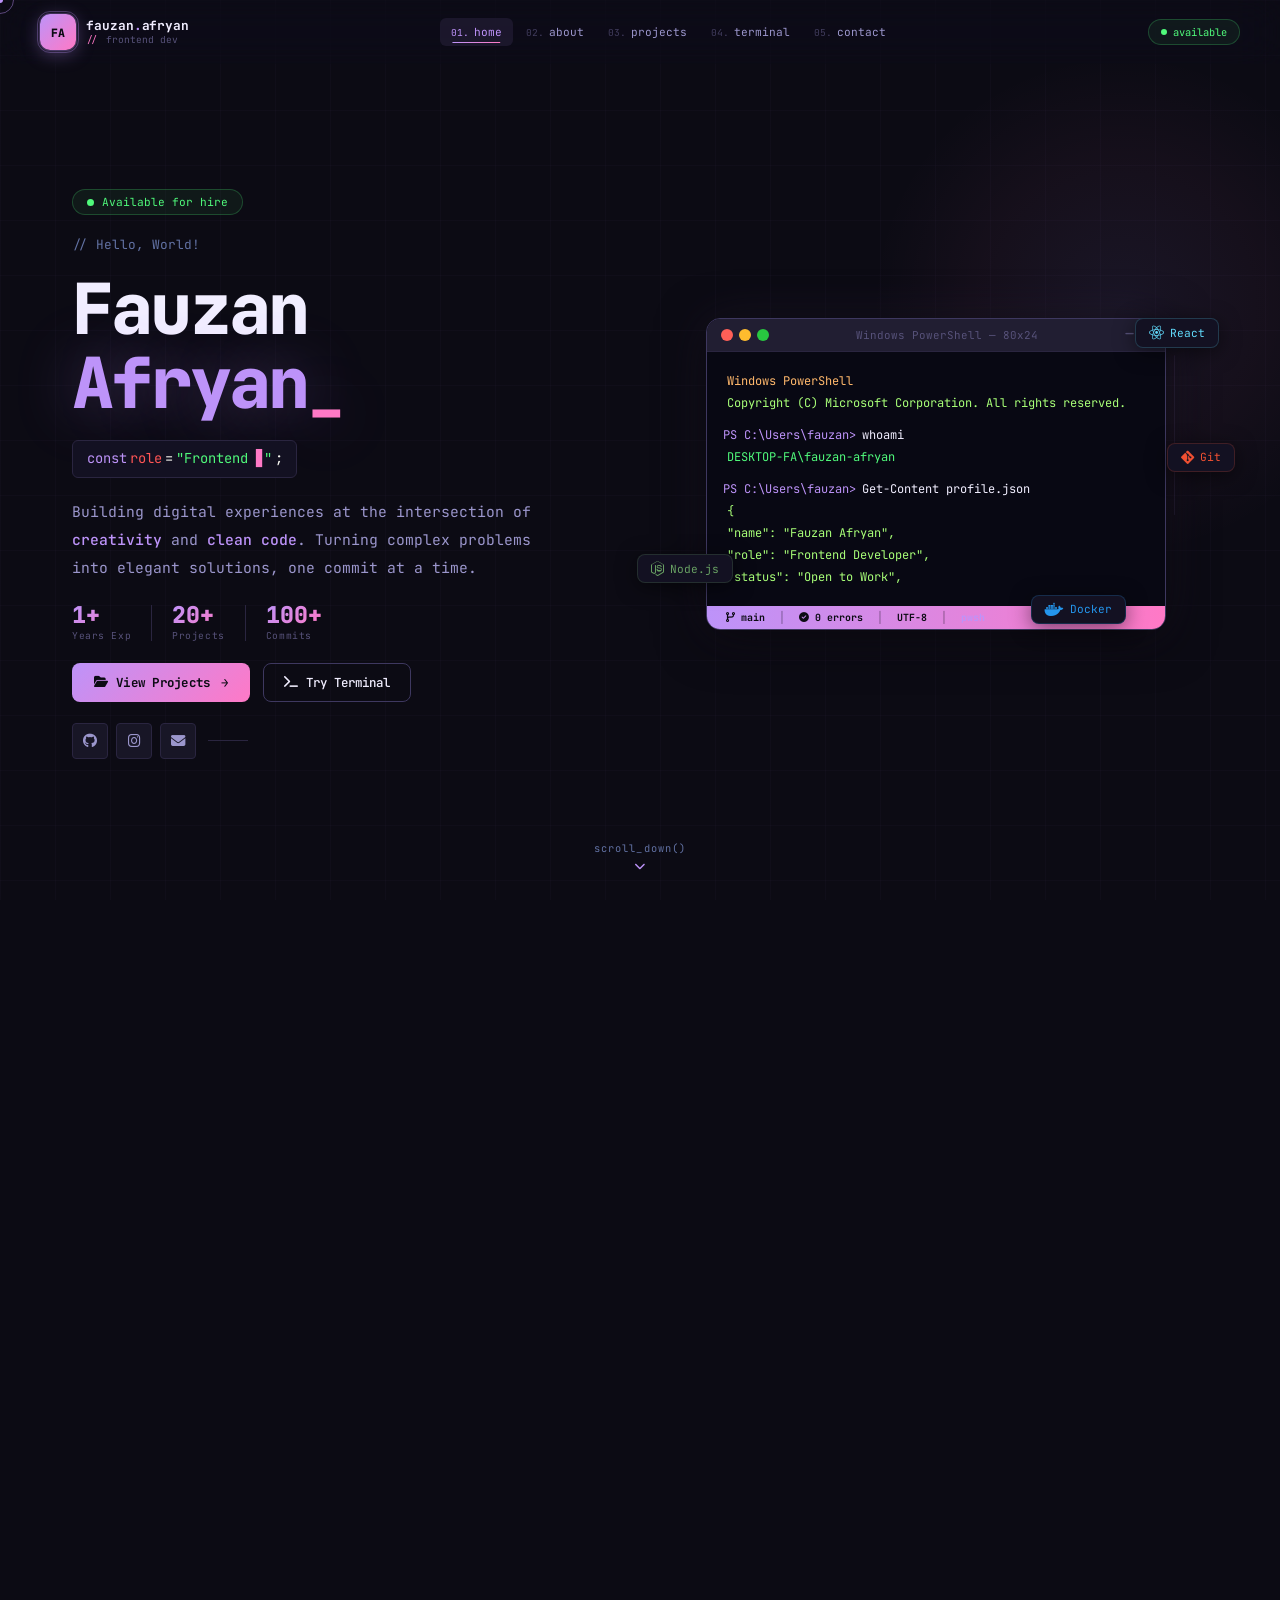
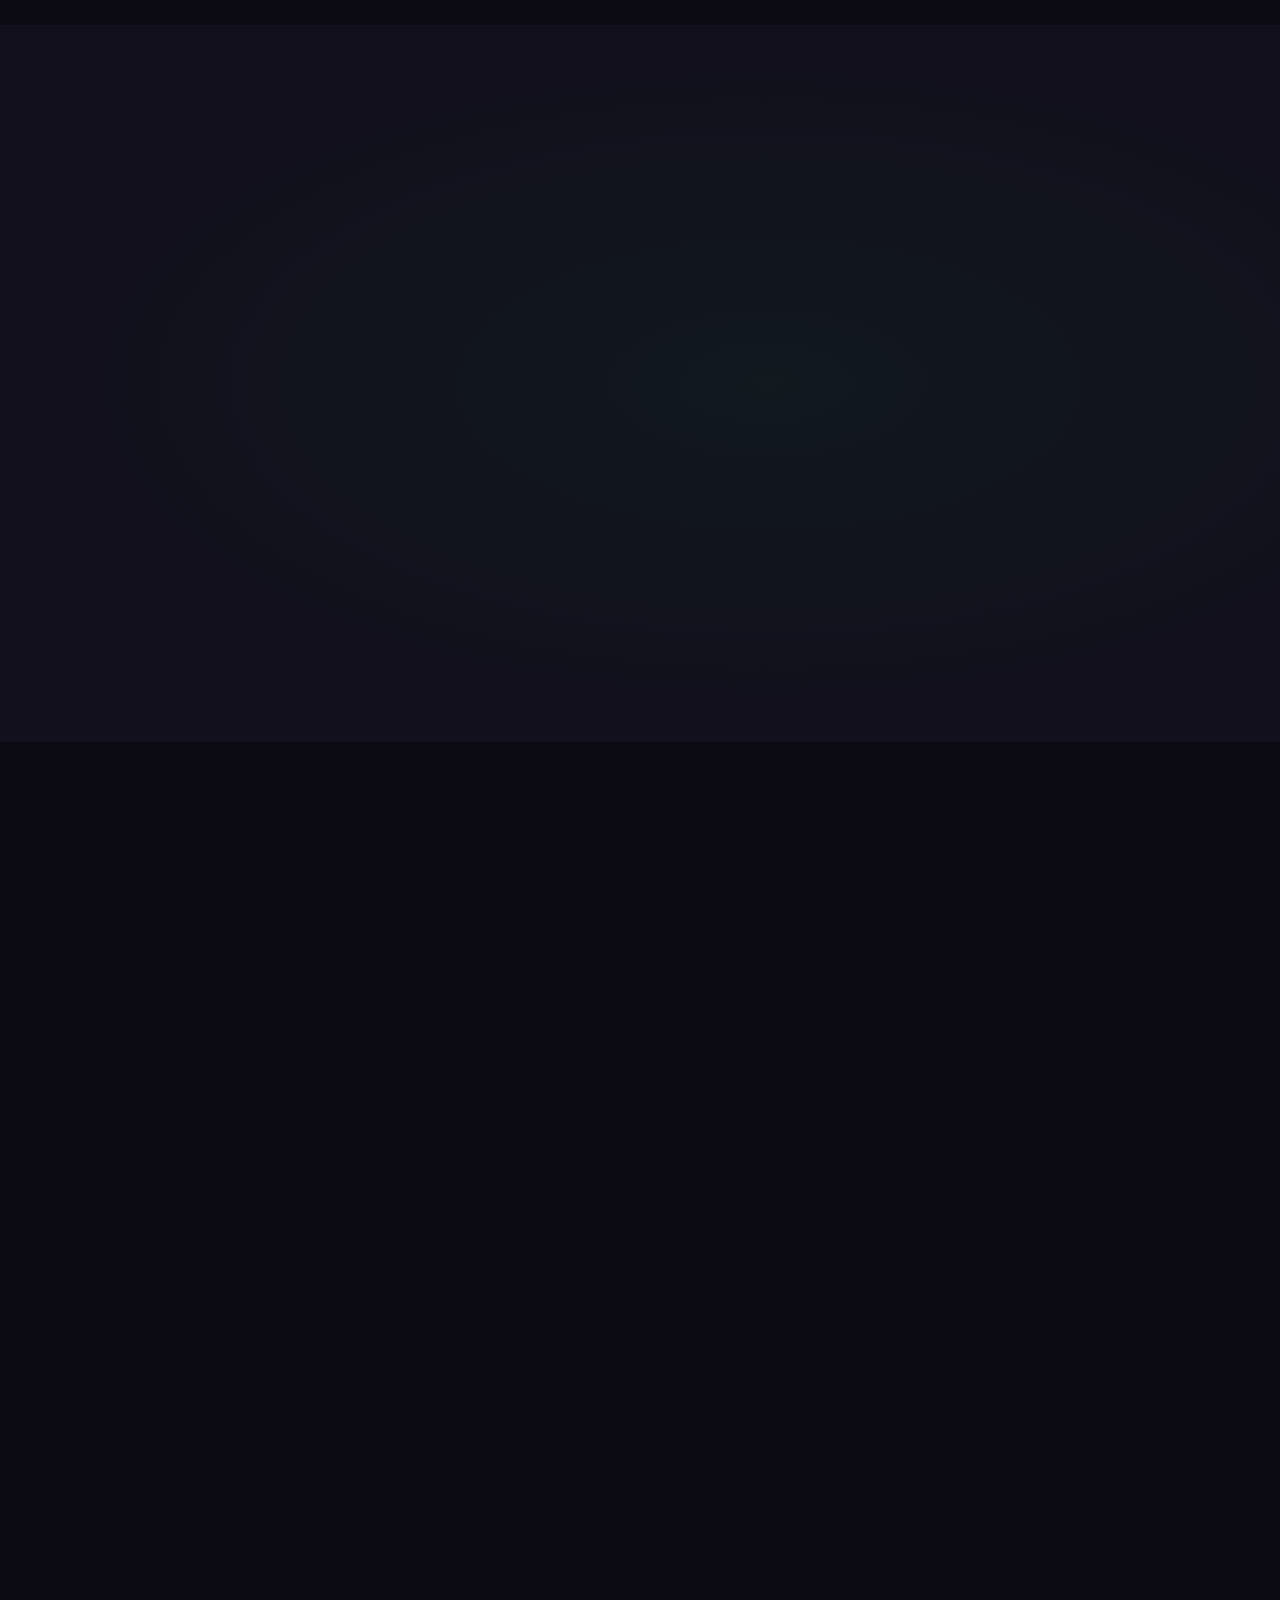
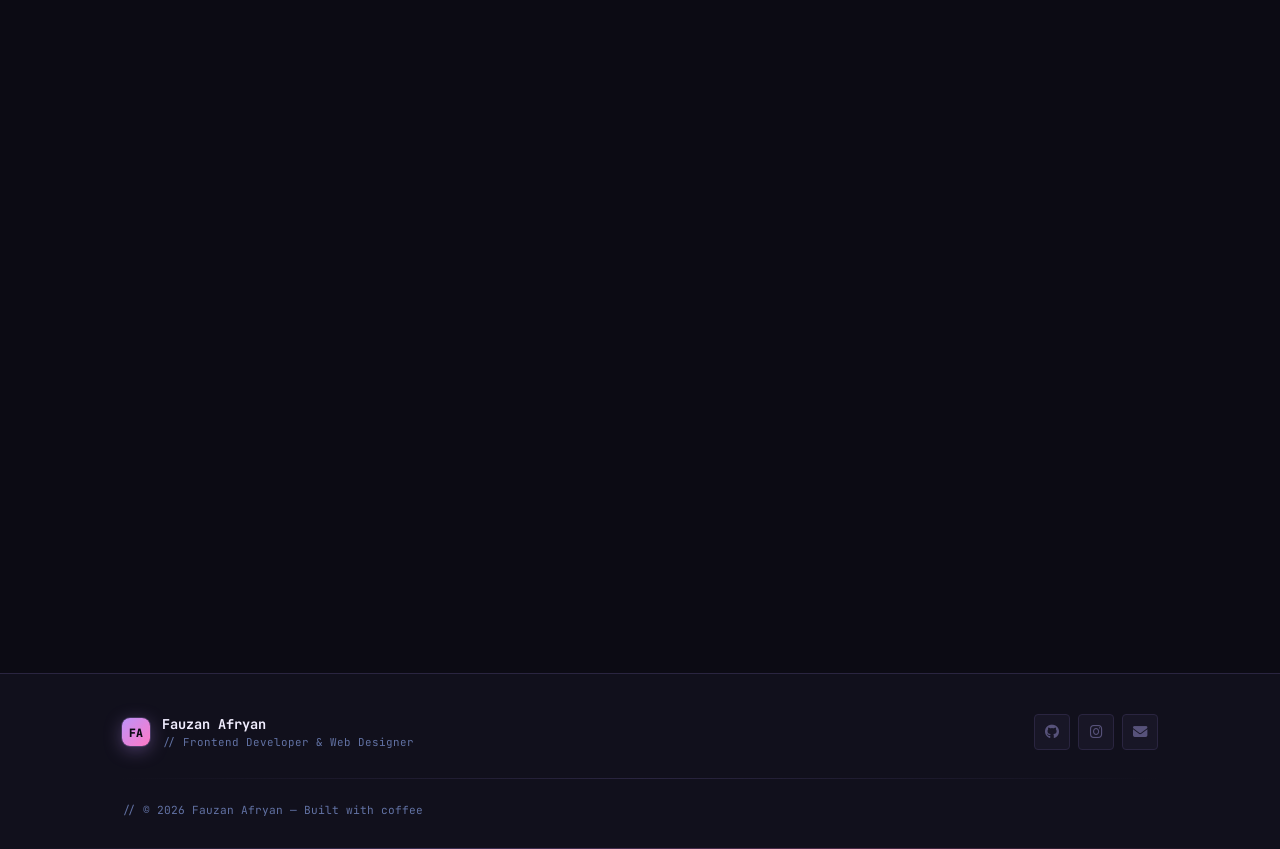
<file: index.html>
<!doctype html>
<html lang="en" data-theme="dark">
  <head>
    <meta charset="UTF-8" />
    <meta name="viewport" content="width=device-width, initial-scale=1.0" />
    <title>Fauzan Afryan — Frontend Developer & Web Designer</title>
    <link rel="preconnect" href="https://fonts.googleapis.com" />
    <link rel="preconnect" href="https://fonts.gstatic.com" crossorigin />
    <link
      href="https://fonts.googleapis.com/css2?family=JetBrains+Mono:ital,wght@0,300;0,400;0,500;0,700;0,800;1,400&family=Fira+Code:wght@300;400;500;600;700&display=swap"
      rel="stylesheet"
    />
    <link
      rel="stylesheet"
      href="https://cdnjs.cloudflare.com/ajax/libs/font-awesome/6.5.0/css/all.min.css"
    />
    <link rel="stylesheet" href="https://unpkg.com/aos@2.3.4/dist/aos.css" />
    <link rel="stylesheet" href="style.css" />
    <link rel="canonical" href="https://fauzanafryan.vercel.app" />
    <meta
      name="description"
      content="Fauzan Afryan - Frontend Developer & Web Designer dari Sumbawa, Indonesia. Membangun antarmuka web yang indah dan interaktif."
    />
    <meta
      name="keywords"
      content="Fauzan Afryan, Frontend Developer, Web Designer, Sumbawa, Indonesia, React, UI UX"
    />
    <meta name="author" content="Fauzan Afryan" />
    <meta name="robots" content="index, follow" />
    <meta
      property="og:title"
      content="Fauzan Afryan — Frontend Developer & Web Designer"
    />
    <meta
      property="og:description"
      content="17 y/o frontend dev from Sumbawa building beautiful web experiences."
    />
    <meta property="og:type" content="website" />
    <meta property="og:url" content="https://fauzanafryan.vercel.app" />
    <meta
      property="og:image"
      content="https://fauzanafryan.vercel.app/preview.png"
    />
    <script type="application/ld+json">
      {
        "@context": "https://schema.org",
        "@type": "Person",
        "name": "Fauzan Afryan",
        "jobTitle": "Frontend Developer & Web Designer",
        "url": "https://fauzanafryan.vercel.app",
        "sameAs": [
          "https://github.com/zannaxe",
          "https://www.instagram.com/fzan_oizyss"
        ]
      }
    </script>
  </head>
  <body>
    <div class="cursor-dot" id="cursorDot"></div>
    <div class="cursor-ring" id="cursorRing"></div>
    <div class="scroll-progress" id="scrollProgress"></div>

    <!-- NAVBAR -->
    <nav class="navbar" id="navbar">
      <div class="nav-inner">
        <a href="#home" class="nav-logo" id="navLogo">
          <div class="logo-avatar">
            <span class="logo-av-text">FA</span>
            <div class="logo-av-ring"></div>
          </div>
          <div class="logo-meta">
            <span class="lm-name"
              >fauzan<span class="lm-dot">.</span>afryan</span
            >
            <span class="lm-role"
              ><span class="lm-slash">//</span> frontend dev</span
            >
          </div>
        </a>

        <!-- Desktop nav — max 5 items, matches mobile bottom nav exactly -->
        <div class="nav-links" id="navLinks">
          <a href="#home" class="nav-link active" data-section="home"
            ><span class="nl-num">01.</span><span>home</span></a
          >
          <a href="#about" class="nav-link" data-section="about"
            ><span class="nl-num">02.</span><span>about</span></a
          >
          <a href="#projects" class="nav-link" data-section="projects"
            ><span class="nl-num">03.</span><span>projects</span></a
          >
          <a href="#playground" class="nav-link" data-section="playground"
            ><span class="nl-num">04.</span><span>terminal</span></a
          >
          <a href="#contact" class="nav-link" data-section="contact"
            ><span class="nl-num">05.</span><span>contact</span></a
          >
        </div>

        <div class="nav-right">
          <div class="nav-avail">
            <span class="avail-dot"></span><span>available</span>
          </div>
        </div>
      </div>
    </nav>

    <!-- HERO -->
    <section id="home" class="hero-section">
      <div class="hero-wrap">
        <div class="hero-left">
          <div class="hero-badge">
            <span class="hb-dot"></span><span>Available for hire</span>
          </div>
          <div class="hero-greeting mono cm-color">// Hello, World!</div>

          <h1 class="hero-name">
            <span class="hn-a">Fauzan</span>
            <span class="hn-b"
              >Afryan<span class="hn-cursor blink">_</span></span
            >
          </h1>

          <div class="hero-role mono">
            <span class="kw">const </span><span class="vr">role</span
            ><span class="df"> = </span
            ><span class="st"
              >"<span id="heroTyped"></span
              ><span class="blink tc">▊</span>"</span
            ><span class="df">;</span>
          </div>

          <p class="hero-desc">
            Building digital experiences at the intersection of
            <span class="hl">creativity</span> and
            <span class="hl">clean code</span>. Turning complex problems into
            elegant solutions, one commit at a time.
          </p>

          <div class="hero-stats">
            <div class="hs">
              <span class="hs-n">1+</span><span class="hs-l">Years Exp</span>
            </div>
            <div class="hs-sep"></div>
            <div class="hs">
              <span class="hs-n">20+</span><span class="hs-l">Projects</span>
            </div>
            <div class="hs-sep"></div>
            <div class="hs">
              <span class="hs-n">100+</span><span class="hs-l">Commits</span>
            </div>
          </div>

          <div class="hero-btns">
            <a href="#projects" class="btn-p"
              ><i class="fas fa-folder-open"></i><span>View Projects</span
              ><span class="ba">→</span></a
            >
            <a href="#playground" class="btn-s"
              ><i class="fas fa-terminal"></i><span>Try Terminal</span></a
            >
          </div>

          <div class="hero-soc">
            <a
              href="https://github.com/zannaxe"
              target="_blank"
              rel="noopener"
              class="soc-a"
              title="GitHub"
              ><i class="fab fa-github"></i
            ></a>
            <a
              href="https://www.instagram.com/fzan_oizyss"
              target="_blank"
              rel="noopener"
              class="soc-a"
              title="Instagram"
              ><i class="fab fa-instagram"></i
            ></a>
            <a href="mailto:fauzanafryan1@gmail.com" class="soc-a" title="Email"
              ><i class="fas fa-envelope"></i
            ></a>
            <div class="soc-line"></div>
          </div>
        </div>

        <div class="hero-right">
          <div class="tb-react tech-badge">
            <i class="fab fa-react spin-s"></i><span>React</span>
          </div>
          <div class="tb-node tech-badge">
            <i class="fab fa-node-js"></i><span>Node.js</span>
          </div>
          <div class="tb-git tech-badge">
            <i class="fab fa-git-alt"></i><span>Git</span>
          </div>
          <div class="tb-docker tech-badge">
            <i class="fab fa-docker"></i><span>Docker</span>
          </div>

          <div class="terminal-win" id="termWin">
            <div class="tw-bar">
              <div class="tw-dots">
                <span class="dot dot-r"></span><span class="dot dot-y"></span
                ><span class="dot dot-g"></span>
              </div>
              <span class="tw-title" id="heroTermTitle"
                >Windows PowerShell — 80x24</span
              >
              <div class="tw-acts">
                <i class="fas fa-minus"></i><i class="fas fa-square"></i>
              </div>
            </div>
            <div class="tw-body" id="terminalBody"></div>
            <div class="tw-status">
              <span><i class="fas fa-code-branch"></i> main</span>
              <span class="tw-sep">│</span>
              <span><i class="fas fa-check-circle"></i> 0 errors</span>
              <span class="tw-sep">│</span>
              <span>UTF-8</span>
              <span class="tw-sep">│</span>
              <span class="kw" id="heroTermShell">pwsh</span>
            </div>
          </div>

          <div class="deco-line dl-a"></div>
          <div class="deco-line dl-b"></div>
        </div>
      </div>

      <div class="scroll-hint">
        <span class="mono cm-color">scroll_down()</span>
        <i class="fas fa-chevron-down sh-arrow"></i>
      </div>
    </section>

    <!-- ABOUT -->
    <section id="about" class="section-pad">
      <div class="container">
        <div class="sec-hd" data-aos="fade-up" data-aos-mirror="true">
          <span class="sec-n mono">02.</span>
          <h2 class="sec-t">about<span class="dot-a">.</span>me</h2>
          <div class="sec-line"></div>
        </div>

        <div class="about-grid">
          <div
            class="about-editor"
            data-aos="fade-right"
            data-aos-mirror="true"
            data-aos-delay="100"
          >
            <div class="ed-win">
              <div class="ew-bar">
                <div class="ew-dots">
                  <span class="dot dot-r"></span><span class="dot dot-y"></span
                  ><span class="dot dot-g"></span>
                </div>
                <div class="ew-tabs">
                  <span class="ew-tab act">about.js</span
                  ><span class="ew-tab">config.json</span>
                </div>
              </div>
              <div class="ew-body">
                <div class="code-lines" id="aboutCode">
                  <div class="code-line">
                    <span class="ln">1</span><span class="kw">const</span
                    ><span class="vr"> developer</span
                    ><span class="df"> = {</span>
                  </div>
                  <div class="code-line">
                    <span class="ln">2</span><span class="ind"></span
                    ><span class="pr">name</span><span class="df">: </span
                    ><span class="st">"Fauzan Afryan"</span
                    ><span class="df">,</span>
                  </div>
                  <div class="code-line">
                    <span class="ln">3</span><span class="ind"></span
                    ><span class="pr">role</span><span class="df">: </span
                    ><span class="st">"Frontend Developer"</span
                    ><span class="df">,</span>
                  </div>
                  <div class="code-line">
                    <span class="ln">4</span><span class="ind"></span
                    ><span class="pr">location</span><span class="df">: </span
                    ><span class="st">"Indonesia"</span
                    ><span class="df">,</span>
                  </div>
                  <div class="code-line">
                    <span class="ln">5</span><span class="ind"></span
                    ><span class="pr">experience</span><span class="df">: </span
                    ><span class="nm">3</span><span class="df">,</span
                    ><span class="cm"> // years</span>
                  </div>
                  <div class="code-line">
                    <span class="ln">6</span><span class="ind"></span
                    ><span class="pr">languages</span
                    ><span class="df">: [</span>
                  </div>
                  <div class="code-line">
                    <span class="ln">7</span><span class="ind2"></span
                    ><span class="st">"JavaScript"</span
                    ><span class="df">, </span
                    ><span class="st">"TypeScript"</span
                    ><span class="df">,</span>
                  </div>
                  <div class="code-line">
                    <span class="ln">8</span><span class="ind2"></span
                    ><span class="st">"Python"</span><span class="df">, </span
                    ><span class="st">"PHP"</span><span class="df">, </span
                    ><span class="st">"Go"</span>
                  </div>
                  <div class="code-line">
                    <span class="ln">9</span><span class="ind"></span
                    ><span class="df">],</span>
                  </div>
                  <div class="code-line">
                    <span class="ln">10</span><span class="ind"></span
                    ><span class="pr">passion</span><span class="df">: </span
                    ><span class="st">"Building cool stuff"</span
                    ><span class="df">,</span>
                  </div>
                  <div class="code-line">
                    <span class="ln">11</span><span class="ind"></span
                    ><span class="pr">coffee</span><span class="df">: </span
                    ><span class="tp">Infinity</span
                    ><span class="cm"> // always</span>
                  </div>
                  <div class="code-line">
                    <span class="ln">12</span><span class="df">};</span>
                  </div>
                </div>
              </div>
            </div>
          </div>

          <div
            class="about-info"
            data-aos="fade-left"
            data-aos-mirror="true"
            data-aos-delay="150"
          >
            <p class="ap">
              Hi, I'm Fauzan Afryan, a
              <span class="hl">Junior Frontend Developer & Web Designer</span>
              17 years old from Indonesia, with a strong passion for crafting
              digital interfaces that are beautiful, intuitive, and memorable
              for every user.
            </p>
            <p class="ap">
              My interest in technology and programming has been growing since I
              was young, long before I truly understood how it all worked. That
              curiosity is what eventually pushed me to start learning
              seriously, and ever since then I have never stopped. I am
              currently studying at
              <span class="hl">SMK Negeri 1 Sumbawa Besar</span>. where I
              continue to develop my technical foundation and creativity in the
              world of software development.
            </p>
            <p class="ap">
              With over a year of hands-on experience, I am used to working on
              personal projects independently, from designing the visual side
              all the way to bringing it to life as a real, usable product. That
              process is what I enjoy the most: turning an idea in my head into
              something people can actually see, feel, and interact with,
              usually over a
              <span class="hl">cup of coffee late into the dark night.</span>
            </p>
            <p class="ap">
              Outside of coding, I am someone who always keeps up with the
              latest developments in technology with genuine enthusiasm. I
              believe the best innovations are born from curiosity that never
              fades, and I always strive to understand not only how a technology
              works, but also why it was designed that way in the first place.
            </p>
            <p class="ap">
              I am driven by creativity, attention to detail, and a constant
              desire to grow. One day, I want to be part of the generation that
              does not just use technology but actively shapes its direction and
              face for millions of people.
            </p>

            <div
              class="about-tags"
              data-aos="fade-up"
              data-aos-mirror="true"
              data-aos-delay="200"
            >
              <span class="tag">#clean-code</span
              ><span class="tag">#open-source</span>
              <span class="tag">#problem-solver</span
              ><span class="tag">#team-player</span>
              <span class="tag">#lifelong-learner</span
              ><span class="tag">#coffee-driven</span>
            </div>

            <div
              class="about-cards"
              data-aos="fade-up"
              data-aos-mirror="true"
              data-aos-delay="250"
            >
              <div class="ac">
                <div class="ac-ic"><i class="fas fa-code"></i></div>
                <div>
                  <span class="ac-n">1+</span
                  ><span class="ac-l">Years Coding</span>
                </div>
              </div>
              <div class="ac">
                <div class="ac-ic"><i class="fas fa-rocket"></i></div>
                <div>
                  <span class="ac-n">20+</span
                  ><span class="ac-l">Projects</span>
                </div>
              </div>
              <div class="ac">
                <div class="ac-ic"><i class="fas fa-users"></i></div>
                <div>
                  <span class="ac-n">10+</span><span class="ac-l">Clients</span>
                </div>
              </div>
              <div class="ac">
                <div class="ac-ic"><i class="fas fa-star"></i></div>
                <div>
                  <span class="ac-n">100%</span
                  ><span class="ac-l">Dedication</span>
                </div>
              </div>
            </div>

            <a
              href="#"
              class="btn-p dl-btn"
              data-aos="fade-up"
              data-aos-mirror="true"
              data-aos-delay="300"
            >
              <i class="fas fa-download"></i><span>Download CV</span
              ><span class="btn-ext">.pdf</span>
            </a>
          </div>
        </div>
      </div>
    </section>

    <!-- PROJECTS -->
    <section id="projects" class="section-pad">
      <div class="container">
        <div class="sec-hd" data-aos="fade-up" data-aos-mirror="true">
          <span class="sec-n mono">03.</span>
          <h2 class="sec-t">my<span class="dot-a">.</span>projects</h2>
          <div class="sec-line"></div>
        </div>
        <p
          class="sec-sub mono cm-color"
          data-aos="fade-up"
          data-aos-mirror="true"
          data-aos-delay="80"
        >
          // selected work — things I built &amp; shipped
        </p>

        <div
          class="proj-filters"
          data-aos="fade-up"
          data-aos-mirror="true"
          data-aos-delay="100"
        >
          <button class="pf active" data-filter="all">all</button>
          <button class="pf" data-filter="fullstack">fullstack</button>
          <button class="pf" data-filter="frontend">frontend</button>
          <button class="pf" data-filter="design">design</button>
          <button class="pf" data-filter="tool">tools</button>
        </div>

        <div class="proj-grid" id="projGrid">
          <div
            class="proj-card"
            data-cat="fullstack"
            data-aos="fade-up"
            data-aos-mirror="true"
            data-aos-delay="50"
          >
            <div class="pc-top">
              <div class="pc-dots">
                <span class="dot dot-r"></span><span class="dot dot-y"></span
                ><span class="dot dot-g"></span>
              </div>
              <div class="pc-path mono">
                <span class="cm">~/</span><span class="kw">codeflow</span>
              </div>
              <span class="pc-star"><i class="fas fa-star"></i> 2.4k</span>
            </div>
            <div class="pc-body">
              <div class="pc-id cm mono">// PROJECT_001</div>
              <h3 class="pc-nm">CodeFlow IDE</h3>
              <p class="pc-ds">
                Browser-based collaborative code editor with real-time sync, AI
                autocompletion, and integrated terminal.
              </p>
              <div class="pc-stk">
                <span>React</span><span>Node.js</span><span>WebSocket</span
                ><span>Monaco</span>
              </div>
            </div>
            <div class="pc-foot">
              <a
                href="https://github.com/zannaxe"
                target="_blank"
                rel="noopener"
                class="pcl"
                ><i class="fab fa-github"></i> Code</a
              ><a
                href="https://github.com/zannaxe"
                target="_blank"
                rel="noopener"
                class="pcl pcl-live"
                ><i class="fas fa-external-link-alt"></i> Live</a
              >
            </div>
          </div>

          <div
            class="proj-card feat"
            data-cat="fullstack"
            data-aos="fade-up"
            data-aos-mirror="true"
            data-aos-delay="100"
          >
            <div class="feat-rib">FEATURED</div>
            <div class="pc-top">
              <div class="pc-dots">
                <span class="dot dot-r"></span><span class="dot dot-y"></span
                ><span class="dot dot-g"></span>
              </div>
              <div class="pc-path mono">
                <span class="cm">~/</span><span class="kw">devdash</span>
              </div>
              <span class="pc-star"><i class="fas fa-star"></i> 1.1k</span>
            </div>
            <div class="pc-body">
              <div class="pc-id cm mono">// PROJECT_002</div>
              <h3 class="pc-nm">DevOps Dashboard</h3>
              <p class="pc-ds">
                Unified infra monitoring aggregating Docker, K8s &amp; cloud
                metrics with real-time alerting for dev teams.
              </p>
              <div class="pc-stk">
                <span>Next.js</span><span>Prometheus</span><span>Grafana</span
                ><span>K8s</span>
              </div>
            </div>
            <div class="pc-foot">
              <a
                href="https://github.com/zannaxe"
                target="_blank"
                rel="noopener"
                class="pcl"
                ><i class="fab fa-github"></i> Code</a
              ><a
                href="https://github.com/zannaxe"
                target="_blank"
                rel="noopener"
                class="pcl pcl-live"
                ><i class="fas fa-external-link-alt"></i> Live</a
              >
            </div>
          </div>

          <div
            class="proj-card"
            data-cat="tool"
            data-aos="fade-up"
            data-aos-mirror="true"
            data-aos-delay="150"
          >
            <div class="pc-top">
              <div class="pc-dots">
                <span class="dot dot-r"></span><span class="dot dot-y"></span
                ><span class="dot dot-g"></span>
              </div>
              <div class="pc-path mono">
                <span class="cm">~/</span><span class="kw">api-forge</span>
              </div>
              <span class="pc-star"><i class="fas fa-star"></i> 890</span>
            </div>
            <div class="pc-body">
              <div class="pc-id cm mono">// PROJECT_003</div>
              <h3 class="pc-nm">API Forge</h3>
              <p class="pc-ds">
                Open-source REST API testing &amp; mocking tool with
                terminal-inspired UI. Supports OpenAPI import/export.
              </p>
              <div class="pc-stk">
                <span>TypeScript</span><span>Electron</span><span>SQLite</span>
              </div>
            </div>
            <div class="pc-foot">
              <a
                href="https://github.com/zannaxe"
                target="_blank"
                rel="noopener"
                class="pcl"
                ><i class="fab fa-github"></i> Code</a
              ><a
                href="https://github.com/zannaxe"
                target="_blank"
                rel="noopener"
                class="pcl pcl-live"
                ><i class="fas fa-external-link-alt"></i> Live</a
              >
            </div>
          </div>

          <div
            class="proj-card"
            data-cat="frontend"
            data-aos="fade-up"
            data-aos-mirror="true"
            data-aos-delay="50"
          >
            <div class="pc-top">
              <div class="pc-dots">
                <span class="dot dot-r"></span><span class="dot dot-y"></span
                ><span class="dot dot-g"></span>
              </div>
              <div class="pc-path mono">
                <span class="cm">~/</span><span class="kw">ui-kit</span>
              </div>
              <span class="pc-star"><i class="fas fa-star"></i> 650</span>
            </div>
            <div class="pc-body">
              <div class="pc-id cm mono">// PROJECT_004</div>
              <h3 class="pc-nm">Dev UI Kit</h3>
              <p class="pc-ds">
                Component library with terminal &amp; code aesthetics. 40+
                components, dark mode, zero external dependencies.
              </p>
              <div class="pc-stk">
                <span>React</span><span>TypeScript</span><span>Storybook</span>
              </div>
            </div>
            <div class="pc-foot">
              <a
                href="https://github.com/zannaxe"
                target="_blank"
                rel="noopener"
                class="pcl"
                ><i class="fab fa-github"></i> Code</a
              ><a
                href="https://github.com/zannaxe"
                target="_blank"
                rel="noopener"
                class="pcl pcl-live"
                ><i class="fas fa-external-link-alt"></i> Docs</a
              >
            </div>
          </div>

          <div
            class="proj-card"
            data-cat="backend"
            data-aos="fade-up"
            data-aos-mirror="true"
            data-aos-delay="100"
          >
            <div class="pc-top">
              <div class="pc-dots">
                <span class="dot dot-r"></span><span class="dot dot-y"></span
                ><span class="dot dot-g"></span>
              </div>
              <div class="pc-path mono">
                <span class="cm">~/</span><span class="kw">neural-search</span>
              </div>
              <span class="pc-star"><i class="fas fa-star"></i> 430</span>
            </div>
            <div class="pc-body">
              <div class="pc-id cm mono">// PROJECT_005</div>
              <h3 class="pc-nm">Neural Search</h3>
              <p class="pc-ds">
                Semantic search engine using vector embeddings + FAISS.
                Real-time indexing via cosine similarity matching.
              </p>
              <div class="pc-stk">
                <span>Python</span><span>FastAPI</span><span>FAISS</span
                ><span>Redis</span>
              </div>
            </div>
            <div class="pc-foot">
              <a
                href="https://github.com/zannaxe"
                target="_blank"
                rel="noopener"
                class="pcl"
                ><i class="fab fa-github"></i> Code</a
              ><a
                href="https://github.com/zannaxe"
                target="_blank"
                rel="noopener"
                class="pcl pcl-live"
                ><i class="fas fa-external-link-alt"></i> Demo</a
              >
            </div>
          </div>

          <div
            class="proj-card"
            data-cat="tool"
            data-aos="fade-up"
            data-aos-mirror="true"
            data-aos-delay="150"
          >
            <div class="pc-top">
              <div class="pc-dots">
                <span class="dot dot-r"></span><span class="dot dot-y"></span
                ><span class="dot dot-g"></span>
              </div>
              <div class="pc-path mono">
                <span class="cm">~/</span><span class="kw">git-viz</span>
              </div>
              <span class="pc-star"><i class="fas fa-star"></i> 320</span>
            </div>
            <div class="pc-body">
              <div class="pc-id cm mono">// PROJECT_006</div>
              <h3 class="pc-nm">GitViz</h3>
              <p class="pc-ds">
                Interactive Git branch visualizer rendering complex repos as
                navigable graph trees with diff highlighting.
              </p>
              <div class="pc-stk">
                <span>D3.js</span><span>Node.js</span><span>Git API</span>
              </div>
            </div>
            <div class="pc-foot">
              <a
                href="https://github.com/zannaxe"
                target="_blank"
                rel="noopener"
                class="pcl"
                ><i class="fab fa-github"></i> Code</a
              ><a
                href="https://github.com/zannaxe"
                target="_blank"
                rel="noopener"
                class="pcl pcl-live"
                ><i class="fas fa-external-link-alt"></i> Live</a
              >
            </div>
          </div>
        </div>

        <div class="proj-more" data-aos="fade-up" data-aos-mirror="true">
          <a
            href="https://github.com/zannaxe"
            target="_blank"
            rel="noopener"
            class="btn-ghost"
            ><i class="fab fa-github"></i><span>View all on GitHub</span
            ><span class="ba">→</span></a
          >
        </div>
      </div>
    </section>

    <!-- CODING VIBE / PLAYLIST -->
    <section id="playlist" class="section-pad playlist-sec">
      <div class="container">
        <div class="sec-hd" data-aos="fade-up" data-aos-mirror="true">
          <span class="sec-n mono">04.</span>
          <h2 class="sec-t">coding<span class="dot-a">.</span>vibe</h2>
          <div class="sec-line"></div>
        </div>
        <p
          class="sec-sub mono cm-color"
          data-aos="fade-up"
          data-aos-mirror="true"
          data-aos-delay="80"
        >
          // what's in my ears while I ship pixels at 2am
        </p>

        <div
          class="playlist-wrap"
          data-aos="fade-up"
          data-aos-mirror="true"
          data-aos-delay="120"
        >
          <!-- Left: Enhanced Spotify Embed -->
          <div class="playlist-embed-col">
            <div class="playlist-glow-orb"></div>
            <div class="playlist-embed">
              <div class="pe-header">
                <div class="pe-dots">
                  <span class="dot dot-r"></span><span class="dot dot-y"></span
                  ><span class="dot dot-g"></span>
                </div>
                <span class="pe-title mono">spotify — coding.playlist</span>
                <div class="pe-eq">
                  <div class="eq-bar"></div>
                  <div class="eq-bar"></div>
                  <div class="eq-bar"></div>
                  <div class="eq-bar"></div>
                  <div class="eq-bar"></div>
                </div>
              </div>
              <div class="pe-iframe-wrap">
                <iframe
                  src="https://open.spotify.com/embed/playlist/1ioz5OcZJ1YMpVWThFnGLI?utm_source=generator&theme=0"
                  width="100%"
                  height="352"
                  frameborder="0"
                  allowfullscreen=""
                  allow="
                    autoplay;
                    clipboard-write;
                    encrypted-media;
                    fullscreen;
                    picture-in-picture;
                  "
                  loading="lazy"
                >
                </iframe>
              </div>
            </div>
          </div>

          <!-- Right: Info -->
          <div class="playlist-info">
            <div class="pi-now-playing">
              <div class="pi-eq">
                <div class="eq-bar"></div>
                <div class="eq-bar"></div>
                <div class="eq-bar"></div>
                <div class="eq-bar"></div>
                <div class="eq-bar"></div>
              </div>
              <span class="mono" style="font-size: 0.7rem; color: var(--green)"
                >now_playing</span
              >
            </div>

            <h3 class="pi-title">
              My Coding<br />Playlist for
              <span class="pi-accent">Deep Work</span>
            </h3>

            <div class="pi-stats-row">
              <div class="pi-stat">
                <span class="pi-stat-n">120+</span
                ><span class="pi-stat-l">tracks</span>
              </div>
              <div class="pi-stat-sep"></div>
              <div class="pi-stat">
                <span class="pi-stat-n">8h+</span
                ><span class="pi-stat-l">runtime</span>
              </div>
              <div class="pi-stat-sep"></div>
              <div class="pi-stat">
                <span class="pi-stat-n">∞</span
                ><span class="pi-stat-l">vibes</span>
              </div>
            </div>

            <p class="pi-sub">
              The go-to playlist when I need to enter flow state and ship clean
              interfaces. No distractions, just pure energy and caffeine.
            </p>

            <div class="pi-moods">
              <div class="pi-mood">
                <i class="fas fa-moon"></i><span>Late Night Sessions</span>
              </div>
              <div class="pi-mood">
                <i class="fas fa-mug-hot"></i><span>Coffee + Focus</span>
              </div>
              <div class="pi-mood">
                <i class="fas fa-bolt"></i><span>Deadline Mode</span>
              </div>
              <div class="pi-mood">
                <i class="fas fa-bug"></i><span>Debugging Zen</span>
              </div>
            </div>

            <div class="pi-genres">
              <span class="pi-genre">lo-fi</span>
              <span class="pi-genre">indie</span>
              <span class="pi-genre">electronic</span>
              <span class="pi-genre">ambient</span>
              <span class="pi-genre">chill</span>
            </div>

            <a
              href="https://open.spotify.com/playlist/1ioz5OcZJ1YMpVWThFnGLI"
              target="_blank"
              rel="noopener"
              class="pi-spotify-btn"
            >
              <i class="fab fa-spotify"></i>
              <span>Open in Spotify</span>
              <span class="ba">→</span>
            </a>
          </div>
        </div>
      </div>
    </section>

    <!-- TERMINAL PLAYGROUND -->
    <section id="playground" class="section-pad playground-sec">
      <div class="container">
        <div class="sec-hd" data-aos="fade-up" data-aos-mirror="true">
          <span class="sec-n mono">05.</span>
          <h2 class="sec-t">terminal<span class="dot-a">.</span>playground</h2>
          <div class="sec-line"></div>
        </div>

        <!-- OS Selector -->
        <div
          class="os-selector"
          data-aos="fade-up"
          data-aos-mirror="true"
          data-aos-delay="50"
        >
          <span class="os-label mono cm-color">// select os:</span>
          <button class="os-btn active" data-os="windows" id="osBtnWin">
            <i class="fab fa-windows"></i><span>Windows</span>
          </button>
          <button class="os-btn" data-os="linux" id="osBtnLin">
            <i class="fab fa-linux"></i><span>Linux</span>
          </button>
        </div>

        <p
          class="sec-sub mono cm-color"
          id="pgSubtitle"
          style="margin-top: 0.75rem"
          data-aos="fade-up"
          data-aos-mirror="true"
          data-aos-delay="80"
        >
          // PowerShell simulation — type commands. Try:
          <span class="kw">help</span>
        </p>

        <div
          class="pg-wrap"
          data-aos="fade-up"
          data-aos-mirror="true"
          data-aos-delay="120"
        >
          <div class="pg-chips" id="pgChips"></div>

          <div class="pg-terminal">
            <div class="pg-bar">
              <div class="pg-dots">
                <span class="dot dot-r"></span><span class="dot dot-y"></span
                ><span class="dot dot-g"></span>
              </div>
              <span class="pg-title" id="pgBarTitle"
                >Windows PowerShell — Interactive</span
              >
              <button class="pg-clr" onclick="pgClear()" title="Clear terminal">
                <i class="fas fa-trash-alt"></i>
              </button>
            </div>
            <div class="pg-out" id="pgOut"></div>
            <div class="pg-in-row">
              <span class="pg-prompt" id="pgPromptEl">
                <span class="kw">PS</span>&nbsp;<span class="tp"
                  >C:\Users\fauzan</span
                ><span class="df">&gt;</span>
              </span>
              <input
                type="text"
                class="pg-input"
                id="pgInput"
                placeholder="type a command..."
                autocomplete="off"
                spellcheck="false"
              />
            </div>
          </div>
        </div>
      </div>
    </section>

    <!-- CONTACT -->
    <section id="contact" class="section-pad contact-sec">
      <div class="container">
        <div class="sec-hd" data-aos="fade-up" data-aos-mirror="true">
          <span class="sec-n mono">06.</span>
          <h2 class="sec-t">get<span class="dot-a">.</span>in.touch</h2>
          <div class="sec-line"></div>
        </div>

        <div class="contact-grid">
          <div
            class="ct-terminal"
            data-aos="fade-right"
            data-aos-mirror="true"
            data-aos-delay="100"
          >
            <div class="ctt-bar">
              <div class="ctt-dots">
                <span class="dot dot-r"></span><span class="dot dot-y"></span
                ><span class="dot dot-g"></span>
              </div>
              <span class="ctt-name">contact.ps1</span>
            </div>
            <div class="ctt-body">
              <div class="ctt-cmd">
                <span class="ct-pmt">PS&gt;</span
                ><span> Get-Content contact_info.txt</span>
              </div>
              <div class="ctt-out">
                <div class="ctt-f">
                  <span class="ctt-k">Email:</span
                  ><a href="mailto:fauzanafryan1@gmail.com" class="ctt-v"
                    >fauzanafryan1@gmail.com</a
                  >
                </div>
                <div class="ctt-f">
                  <span class="ctt-k">Phone:</span
                  ><span class="ctt-v">+62 877-3155-0949</span>
                </div>
                <div class="ctt-f">
                  <span class="ctt-k">Location:</span
                  ><span class="ctt-v">Indonesia</span>
                </div>
                <div class="ctt-f">
                  <span class="ctt-k">Status:</span
                  ><span class="ctt-v status-green">● Open to Work</span>
                </div>
              </div>
              <div class="ctt-cmd">
                <span class="ct-pmt">PS&gt;</span
                ><span> echo $env:RESPONSE_TIME</span>
              </div>
              <div class="ctt-out">
                <span class="ctt-v">Usually within 24 hours</span>
              </div>
              <div class="ctt-cmd">
                <span class="ct-pmt">PS&gt;</span><span class="blink">█</span>
              </div>
            </div>
          </div>

          <div
            class="ct-links"
            data-aos="fade-left"
            data-aos-mirror="true"
            data-aos-delay="150"
          >
            <a
              href="https://github.com/zannaxe"
              target="_blank"
              rel="noopener"
              class="ctl-item"
            >
              <div class="ctl-ic"><i class="fab fa-github"></i></div>
              <div class="ctl-info">
                <span class="ctl-p">GitHub</span
                ><span class="ctl-h">@zannaxe</span>
              </div>
              <i class="fas fa-arrow-right ctl-arr"></i>
            </a>
            <a
              href="https://www.instagram.com/fzan_oizyss"
              target="_blank"
              rel="noopener"
              class="ctl-item"
            >
              <div class="ctl-ic" style="color: var(--tp)">
                <i class="fab fa-instagram"></i>
              </div>
              <div class="ctl-info">
                <span class="ctl-p">Instagram</span
                ><span class="ctl-h">@fzan_oizyss</span>
              </div>
              <i class="fas fa-arrow-right ctl-arr"></i>
            </a>
            <a href="mailto:fauzanafryan1@gmail.com" class="ctl-item ctl-email">
              <div class="ctl-ic"><i class="fas fa-envelope"></i></div>
              <div class="ctl-info">
                <span class="ctl-p">Email</span
                ><span class="ctl-h">fauzanafryan1@gmail.com</span>
              </div>
              <i class="fas fa-arrow-right ctl-arr"></i>
            </a>

            <div class="cta-blk">
              <p class="cta-txt">
                Have a project in mind? Let's build something great together.
              </p>
              <a
                href="mailto:fauzanafryan1@gmail.com"
                class="btn-p"
                style="display: inline-flex"
              >
                <i class="fas fa-paper-plane"></i><span>Send Email</span
                ><span class="ba">→</span>
              </a>
            </div>
          </div>
        </div>
      </div>
    </section>

    <!-- FOOTER — redesigned -->
    <footer class="footer">
      <div class="footer-in">
        <div class="footer-top">
          <div class="footer-brand">
            <div class="logo-avatar logo-avatar-sm">
              <span class="logo-av-text">FA</span>
            </div>
            <div class="footer-brand-meta">
              <span class="ft-name">Fauzan Afryan</span>
              <span class="ft-role mono cm-color"
                >// Frontend Developer & Web Designer</span
              >
            </div>
          </div>

          <div class="footer-social">
            <a
              href="https://github.com/zannaxe"
              target="_blank"
              rel="noopener"
              class="ft-soc"
              title="GitHub"
              ><i class="fab fa-github"></i
            ></a>
            <a
              href="https://www.instagram.com/fzan_oizyss"
              target="_blank"
              rel="noopener"
              class="ft-soc"
              title="Instagram"
              ><i class="fab fa-instagram"></i
            ></a>
            <a
              href="mailto:fauzanafryan1@gmail.com"
              class="ft-soc"
              title="Email"
              ><i class="fas fa-envelope"></i
            ></a>
          </div>
        </div>

        <div class="footer-div"></div>

        <div class="footer-bot">
          <span class="mono cm-color ft-copy"
            >// &copy; <span id="fyear">2025</span> Fauzan Afryan — Built with
            coffee</span
          >
        </div>
      </div>
    </footer>

    <button class="back-top" id="backTop" title="Back to top">
      <i class="fas fa-terminal"></i>
    </button>

    <!-- MOBILE BOTTOM NAV — 5 items, matches desktop nav exactly -->
    <nav class="mobile-bottom-nav" id="mobileBottomNav">
      <a href="#home" class="mbn-item active" data-section="home">
        <i class="fas fa-house"></i><span>home</span>
      </a>
      <a href="#about" class="mbn-item" data-section="about">
        <i class="fas fa-user"></i><span>about</span>
      </a>
      <a href="#projects" class="mbn-item" data-section="projects">
        <i class="fas fa-folder-open"></i><span>projects</span>
      </a>
      <a href="#playground" class="mbn-item" data-section="playground">
        <i class="fas fa-terminal"></i><span>terminal</span>
      </a>
      <a href="#contact" class="mbn-item" data-section="contact">
        <i class="fas fa-envelope"></i><span>contact</span>
      </a>
    </nav>

    <script src="https://unpkg.com/aos@2.3.4/dist/aos.js"></script>
    <script src="script.js"></script>
  </body>
</html>
</file>
<file: style.css>
/* ================================================================
   PORTFOLIO — style.css  |  Fauzan Afryan  |  Dark Dracula
   ================================================================ */

:root {
  --bg:       #0c0b14;
  --bg2:      #11101c;
  --bg3:      #181626;
  --bg4:      #211e32;
  --bg5:      #2c283f;
  --card:     #131122;
  --border:   #2a2540;
  --border2:  #3e3860;
  --tx:       #f1eeff;
  --tx2:      #9b96cc;
  --tx3:      #57527a;
  --kw:  #bd93f9;
  --fn:  #ffb86c;
  --tp:  #ff79c6;
  --st:  #50fa7b;
  --nm:  #ffb86c;
  --cm:  #6272a4;
  --vr:  #ff5555;
  --pr:  #8be9fd;
  --df:  #f8f8f2;
  --acc:      #bd93f9;
  --acc2:     #ff79c6;
  --acc3:     #8be9fd;
  --acc-glow: rgba(189,147,249,.22);
  --acc-dim:  rgba(189,147,249,.09);
  --green:    #50fa7b;
  --red:      #ff5555;
  --radius:   8px;
  --radius-sm:4px;
  --radius-lg:14px;
  --sh:       0 8px 48px rgba(0,0,0,.7);
  --sh-sm:    0 4px 20px rgba(0,0,0,.5);
  --sh-acc:   0 0 50px rgba(189,147,249,.1);
  --tr:       .2s cubic-bezier(.4,0,.2,1);
  --tr2:      .38s cubic-bezier(.4,0,.2,1);
  --font:     'JetBrains Mono','Fira Code','Courier New',monospace;
  --nav-h:    64px;
  --mbn-h:    64px;
}

/* ── RESET ───────────────────────────────────────────────── */
*,*::before,*::after{margin:0;padding:0;box-sizing:border-box}
html{scroll-behavior:smooth;scroll-padding-top:var(--nav-h);font-size:16px;-webkit-font-smoothing:antialiased;overflow-x:hidden}
body{font-family:var(--font);background:var(--bg);color:var(--tx);overflow-x:hidden;max-width:100vw;cursor:none}
::selection{background:var(--acc-dim);color:var(--acc)}
a{text-decoration:none;color:inherit}
button{font-family:var(--font);border:none;background:none;cursor:pointer;outline:none}
img{display:block;max-width:100%}
::-webkit-scrollbar{width:5px}
::-webkit-scrollbar-track{background:var(--bg)}
::-webkit-scrollbar-thumb{background:var(--bg5);border-radius:3px}
::-webkit-scrollbar-thumb:hover{background:var(--acc)}

/* ── HELPERS ─────────────────────────────────────────────── */
.mono{font-family:var(--font)}
.kw{color:var(--kw)}.fn{color:var(--fn)}.tp{color:var(--tp)}
.st{color:var(--st)}.nm{color:var(--nm)}.cm{color:var(--cm)}
.vr{color:var(--vr)}.pr{color:var(--pr)}.df{color:var(--df)}
.hl{color:var(--acc);font-weight:500}
.cm-color{color:var(--cm)}
.status-green{color:var(--green)}
.container{max-width:1100px;margin:0 auto;padding:0 2rem;width:100%}
.section-pad{padding:7rem 0}
.blink{animation:blink .9s step-end infinite}
@keyframes blink{0%,100%{opacity:1}50%{opacity:0}}
.spin-s{animation:spin 8s linear infinite}
@keyframes spin{to{transform:rotate(360deg)}}

/* ── CURSOR ──────────────────────────────────────────────── */
.cursor-dot,.cursor-ring{position:fixed;pointer-events:none;z-index:9999;transform:translate(-50%,-50%);border-radius:50%;transition:opacity .2s}
.cursor-dot{width:6px;height:6px;background:var(--acc);top:0;left:0}
.cursor-ring{width:28px;height:28px;border:1.5px solid var(--acc);top:0;left:0;opacity:.45;transition:width .15s ease,height .15s ease,border-color .15s ease,opacity .2s}
.cursor-ring.hovering{width:46px;height:46px;border-color:var(--acc2);opacity:.65}
@media(hover:none){.cursor-dot,.cursor-ring{display:none}}

/* ── SCROLL PROGRESS ─────────────────────────────────────── */
.scroll-progress{position:fixed;top:0;left:0;height:2px;background:linear-gradient(90deg,var(--acc),var(--acc2));z-index:9998;width:0%;transition:width .1s linear;box-shadow:0 0 10px var(--acc-glow)}

/* ═══════════════════════════════════════════════════════════
   NAVBAR
═══════════════════════════════════════════════════════════ */
.navbar{
  position:fixed;top:0;left:0;right:0;z-index:1000;
  height:var(--nav-h);
}
.nav-inner{
  width:100%;height:100%;padding:0 2.5rem;
  display:flex;align-items:center;gap:1rem;
  backdrop-filter:blur(24px) saturate(1.4);
  -webkit-backdrop-filter:blur(24px) saturate(1.4);
  transition:background var(--tr2),box-shadow var(--tr2);
}
.navbar.scrolled .nav-inner{
  background:rgba(12,11,20,.92);
  box-shadow:0 1px 0 var(--border),0 4px 32px rgba(0,0,0,.5);
}

/* Logo */
.nav-logo{display:flex;align-items:center;gap:.65rem;flex-shrink:0;transition:opacity var(--tr)}
.nav-logo:hover{opacity:.85}
.logo-avatar{
  position:relative;width:36px;height:36px;border-radius:10px;
  background:linear-gradient(135deg,var(--acc),var(--acc2));
  display:flex;align-items:center;justify-content:center;flex-shrink:0;
  box-shadow:0 4px 18px rgba(189,147,249,.35),0 0 0 1px rgba(189,147,249,.2);
  transition:all var(--tr);overflow:visible;
}
.logo-avatar-sm{width:28px;height:28px;border-radius:8px}
.logo-av-text{font-size:.72rem;font-weight:800;color:#0c0b14;letter-spacing:.04em;position:relative;z-index:1}
.logo-av-ring{
  position:absolute;inset:-3px;border-radius:13px;
  border:1.5px solid rgba(189,147,249,.3);
  animation:logo-ring-pulse 3s ease-in-out infinite;
}
@keyframes logo-ring-pulse{0%,100%{opacity:.4;transform:scale(1)}50%{opacity:.9;transform:scale(1.06)}}
.nav-logo:hover .logo-avatar{box-shadow:0 6px 24px rgba(189,147,249,.5),0 0 0 1px rgba(189,147,249,.4);transform:scale(1.06)}
.logo-meta{display:flex;flex-direction:column;line-height:1.25}
.lm-name{font-size:.8rem;font-weight:700;color:var(--tx);letter-spacing:-.01em}
.lm-dot{color:var(--acc)}
.lm-role{font-size:.6rem;color:var(--tx3)}
.lm-slash{color:var(--acc2);margin-right:2px}

/* Desktop nav links */
.nav-links{display:flex;align-items:center;gap:2px;flex:1;justify-content:center}
.nav-link{
  display:flex;align-items:center;gap:5px;
  padding:7px 11px;border-radius:6px;
  font-size:.7rem;color:var(--tx2);
  transition:all var(--tr);white-space:nowrap;position:relative;
}
.nav-link::after{
  content:'';position:absolute;bottom:3px;left:50%;transform:translateX(-50%);
  width:0;height:1.5px;
  background:linear-gradient(90deg,var(--acc),var(--acc2));
  border-radius:1px;transition:width var(--tr);
}
.nav-link:hover{color:var(--tx);background:rgba(189,147,249,.07)}
.nav-link:hover::after,.nav-link.active::after{width:65%}
.nav-link.active{color:var(--acc);background:var(--acc-dim)}
.nl-num{color:var(--tx3);font-size:.6rem;opacity:.7;transition:opacity var(--tr)}
.nav-link:hover .nl-num,.nav-link.active .nl-num{opacity:1;color:var(--acc)}

/* Nav right */
.nav-right{display:flex;align-items:center;gap:.75rem;flex-shrink:0;margin-left:auto}
.nav-avail{display:flex;align-items:center;gap:6px;padding:5px 12px;border-radius:20px;border:1px solid rgba(80,250,123,.22);background:rgba(80,250,123,.06);font-size:.65rem;color:var(--green)}
.avail-dot{width:6px;height:6px;border-radius:50%;background:var(--green);animation:pulse-green 2s ease-in-out infinite}
@keyframes pulse-green{0%,100%{box-shadow:0 0 0 0 rgba(80,250,123,.5)}50%{box-shadow:0 0 0 5px rgba(80,250,123,0)}}

/* ═══════════════════════════════════════════════════════════
   MOBILE BOTTOM NAV — bug fixed: no ghost line on hover
═══════════════════════════════════════════════════════════ */
.mobile-bottom-nav{
  display:none;
  position:fixed;bottom:0;left:0;right:0;
  height:var(--mbn-h);
  background:rgba(12,11,20,.96);
  backdrop-filter:blur(28px) saturate(1.6);
  -webkit-backdrop-filter:blur(28px) saturate(1.6);
  border-top:1px solid var(--border);
  z-index:1000;
  align-items:stretch;
  justify-content:space-around;
  padding-bottom:env(safe-area-inset-bottom,0);
  box-shadow:0 -8px 40px rgba(0,0,0,.6);
}

.mbn-item{
  display:flex;flex-direction:column;align-items:center;justify-content:center;
  gap:4px;
  flex:1;
  padding:8px 0;
  border-radius:0;             /* remove border-radius to kill the ghost arc */
  color:var(--tx3);
  font-size:.55rem;
  letter-spacing:.06em;
  transition:color var(--tr),background var(--tr);
  position:relative;
  overflow:hidden;
}
.mbn-item i{font-size:1.1rem;transition:color var(--tr),filter var(--tr)}
.mbn-item span{font-family:var(--font)}

/* Active indicator — top bar only, no pseudo-element line bug */
.mbn-item::before{
  content:'';
  position:absolute;top:0;left:50%;transform:translateX(-50%);
  width:0;height:2px;
  background:linear-gradient(90deg,var(--acc),var(--acc2));
  border-radius:0 0 2px 2px;
  transition:width var(--tr);
}
.mbn-item.active::before{width:32px}
.mbn-item.active{color:var(--acc);background:rgba(189,147,249,.06)}
.mbn-item.active i{color:var(--acc);filter:drop-shadow(0 0 8px rgba(189,147,249,.5))}
/* FIXED: hover uses same selectors as active — no extra ::before artifacts */
.mbn-item:hover{color:var(--acc2)}
.mbn-item:hover i{color:var(--acc2)}

/* ── SECTION HEADERS ─────────────────────────────────────── */
.sec-hd{display:flex;align-items:center;gap:14px;margin-bottom:2.5rem}
.sec-n{font-size:.75rem;color:var(--acc);opacity:.7}
.sec-t{font-size:clamp(1.6rem,4vw,2.2rem);font-weight:800;letter-spacing:-.02em;color:var(--tx);line-height:1}
.dot-a{color:var(--acc)}
.sec-line{flex:1;height:1px;background:linear-gradient(90deg,var(--border2),transparent)}
.sec-sub{font-size:.8rem;margin-bottom:2.5rem;line-height:1.7}

/* ═══════════════════════════════════════════════════════════
   HERO
═══════════════════════════════════════════════════════════ */
.hero-section{
  min-height:100vh;padding-top:var(--nav-h);
  display:flex;flex-direction:column;
  position:relative;overflow:hidden;background:var(--bg);
}
.hero-section::before{
  content:'';position:absolute;inset:0;
  background-image:
    linear-gradient(rgba(189,147,249,.05) 1px,transparent 1px),
    linear-gradient(90deg,rgba(189,147,249,.05) 1px,transparent 1px);
  background-size:55px 55px;opacity:.5;pointer-events:none;
}
.hero-section::after{
  content:'';position:absolute;top:5%;right:-8%;
  width:520px;height:520px;
  background:radial-gradient(circle,rgba(189,147,249,.08) 0%,rgba(255,121,198,.04) 40%,transparent 68%);
  pointer-events:none;
  animation:hero-glow-pulse 6s ease-in-out infinite;
}
@keyframes hero-glow-pulse{0%,100%{opacity:.55;transform:scale(1)}50%{opacity:1;transform:scale(1.07)}}

.hero-wrap{
  flex:1;display:grid;grid-template-columns:1fr 1fr;align-items:center;gap:3rem;
  max-width:1200px;width:100%;margin:0 auto;
  padding:3rem 2rem 4rem;
  position:relative;z-index:1;min-height:calc(100vh - var(--nav-h));
}
.hero-left{display:flex;flex-direction:column;gap:1.3rem}
.hero-badge{display:inline-flex;align-items:center;gap:8px;padding:5px 14px;border-radius:20px;background:rgba(80,250,123,.06);border:1px solid rgba(80,250,123,.22);font-size:.7rem;color:var(--green);width:fit-content;animation:fadeInDown .6s ease both}
.hb-dot{width:7px;height:7px;border-radius:50%;background:var(--green);animation:pulse-green 2s ease-in-out infinite}
.hero-greeting{font-size:.8rem;color:var(--cm);animation:fadeInLeft .6s ease .1s both}
.hero-name{font-size:clamp(2.6rem,5.5vw,4.6rem);font-weight:800;letter-spacing:-.04em;line-height:1;display:flex;flex-direction:column;gap:.06em;animation:fadeInLeft .6s ease .2s both}
.hn-a{color:var(--tx)}
.hn-b{color:var(--acc);text-shadow:0 0 60px rgba(189,147,249,.35)}
.hn-cursor{color:var(--acc2);margin-left:2px;font-size:.82em}
.hero-role{display:inline-flex;align-items:center;flex-wrap:wrap;gap:3px;font-size:clamp(.72rem,1.3vw,.86rem);background:var(--card);border:1px solid var(--border);border-radius:6px;padding:.48rem .85rem;width:fit-content;animation:fadeInLeft .6s ease .3s both;line-height:1.5}
.tc{color:var(--acc2)}
#heroTyped{color:var(--st);min-width:0}
.hero-desc{font-size:clamp(.8rem,1.3vw,.92rem);line-height:1.9;color:var(--tx2);max-width:480px;animation:fadeInLeft .6s ease .4s both}
.hero-stats{display:flex;align-items:center;animation:fadeInLeft .6s ease .45s both}
.hs{display:flex;flex-direction:column;padding:0 20px}
.hs:first-child{padding-left:0}
.hs-n{font-size:1.45rem;font-weight:800;line-height:1;background:linear-gradient(135deg,var(--acc),var(--acc2));-webkit-background-clip:text;-webkit-text-fill-color:transparent;background-clip:text}
.hs-l{font-size:.6rem;color:var(--tx3);margin-top:3px;letter-spacing:.06em}
.hs-sep{width:1px;height:36px;background:var(--border)}
.hero-btns{display:flex;gap:.8rem;flex-wrap:wrap;animation:fadeInLeft .6s ease .5s both}
.hero-soc{display:flex;align-items:center;gap:.5rem;animation:fadeInLeft .6s ease .6s both}
.soc-a{width:36px;height:36px;border-radius:var(--radius-sm);background:var(--bg3);border:1px solid var(--border);display:flex;align-items:center;justify-content:center;color:var(--tx2);font-size:.9rem;transition:all var(--tr)}
.soc-a:hover{background:var(--acc-dim);border-color:rgba(189,147,249,.4);color:var(--acc);transform:translateY(-3px);box-shadow:0 6px 16px var(--acc-glow)}
.soc-line{width:40px;height:1px;background:var(--border);margin-left:4px}

.hero-right{position:relative;z-index:1;display:flex;align-items:center;justify-content:center;animation:fadeInRight .7s ease .3s both}
.tech-badge{position:absolute;display:flex;align-items:center;gap:6px;padding:6px 13px;border-radius:var(--radius);background:var(--card);border:1px solid var(--border2);font-size:.7rem;color:var(--tx2);box-shadow:var(--sh-sm);white-space:nowrap;z-index:3}
.tech-badge i{font-size:.95rem}
.tb-react{top:0%;right:-2%;animation:floatA 5s ease-in-out infinite;color:#61dafb;border-color:rgba(97,218,251,.2)}
.tb-node{bottom:15%;left:-5%;animation:floatB 6s ease-in-out 1s infinite;color:#68a063;border-color:rgba(104,160,99,.2)}
.tb-git{top:40%;right:-5%;animation:floatC 5.5s ease-in-out .5s infinite;color:#f05032;border-color:rgba(240,80,50,.2)}
.tb-docker{bottom:2%;right:15%;animation:floatA 6.5s ease-in-out 2s infinite;color:#2496ed;border-color:rgba(36,150,237,.2)}
@keyframes floatA{0%,100%{transform:translateY(0)}50%{transform:translateY(-10px)}}
@keyframes floatB{0%,100%{transform:translateY(0) rotate(.5deg)}50%{transform:translateY(-8px) rotate(-.5deg)}}
@keyframes floatC{0%,100%{transform:translateY(0) rotate(-.5deg)}50%{transform:translateY(-12px) rotate(.5deg)}}

.terminal-win{width:100%;max-width:460px;background:#080813;border:1px solid var(--border2);border-radius:var(--radius-lg);box-shadow:var(--sh),var(--sh-acc);overflow:hidden;position:relative;z-index:2}
.tw-bar{display:flex;align-items:center;gap:8px;padding:9px 14px;background:var(--bg4);border-bottom:1px solid var(--border)}
.tw-dots{display:flex;gap:6px}
.dot{width:12px;height:12px;border-radius:50%;display:inline-block}
.dot-r{background:#ff5f57}.dot-y{background:#febc2e}.dot-g{background:#28c840}
.tw-title{font-size:.68rem;color:var(--tx3);flex:1;text-align:center}
.tw-acts{display:flex;gap:8px;color:var(--tx3);font-size:.65rem;cursor:default}
.tw-body{padding:1.1rem 1rem;line-height:1.85;font-family:var(--font);font-size:.75rem;color:#a8ff78}
.t-line{display:flex;align-items:flex-start;gap:6px;opacity:0;transform:translateX(-4px);transition:opacity .12s ease,transform .12s ease}
.t-prompt{color:var(--acc);white-space:nowrap;flex-shrink:0}
.t-text{color:var(--tx)}
.t-output{padding-left:4px;word-break:break-word}
.t-output.success{color:var(--green)}
.t-output.info{color:var(--pr)}
.t-output.fn{color:var(--fn)}
.t-cursor{display:inline-block;width:8px;height:14px;background:var(--acc);vertical-align:middle;animation:blink .9s step-end infinite;margin-left:2px}
.tw-status{display:flex;align-items:center;padding:5px 12px;background:linear-gradient(90deg,var(--acc),var(--acc2));font-size:.62rem;color:#0c0b14;font-weight:700;gap:0}
.tw-status span{padding:0 7px}
.tw-sep{opacity:.4}

.deco-line{position:absolute;border-radius:2px;opacity:.1}
.dl-a{width:1px;height:160px;background:var(--acc);top:12%;right:6%}
.dl-b{width:80px;height:1px;background:var(--acc2);bottom:22%;left:4%}
.scroll-hint{position:absolute;bottom:1.75rem;left:50%;transform:translateX(-50%);display:flex;flex-direction:column;align-items:center;gap:6px;color:var(--tx3);font-size:.65rem;animation:fadeInUp .6s ease 1.2s both;z-index:2;letter-spacing:.1em}
.sh-arrow{font-size:.7rem;color:var(--acc);animation:bounce-arrow 2.2s ease-in-out infinite}
@keyframes bounce-arrow{0%,100%{transform:translateY(0)}50%{transform:translateY(7px)}}

@keyframes fadeInDown{from{opacity:0;transform:translateY(-14px)}to{opacity:1;transform:translateY(0)}}
@keyframes fadeInLeft{from{opacity:0;transform:translateX(-18px)}to{opacity:1;transform:translateX(0)}}
@keyframes fadeInRight{from{opacity:0;transform:translateX(18px)}to{opacity:1;transform:translateX(0)}}
@keyframes fadeInUp{from{opacity:0;transform:translateY(12px) translateX(-50%)}to{opacity:1;transform:translateY(0) translateX(-50%)}}
@keyframes glitch{0%{text-shadow:2px 0 var(--acc2),-2px 0 var(--pr)}25%{text-shadow:-2px 0 var(--acc2),2px 0 var(--pr)}50%{text-shadow:2px 0 var(--acc),-1px 0 var(--acc2)}75%{text-shadow:-1px 0 var(--acc),1px 0 var(--acc2)}100%{text-shadow:none}}

/* ── BUTTONS ─────────────────────────────────────────────── */
.btn-p{display:inline-flex;align-items:center;gap:8px;padding:10px 22px;border-radius:var(--radius);background:linear-gradient(135deg,var(--acc),var(--acc2));color:#0c0b14;font-family:var(--font);font-size:.78rem;font-weight:700;letter-spacing:.02em;cursor:pointer;border:none;transition:all var(--tr);position:relative;overflow:hidden}
.btn-p::after{content:'';position:absolute;inset:0;background:rgba(255,255,255,.12);opacity:0;transition:opacity var(--tr)}
.btn-p:hover::after{opacity:1}
.btn-p:hover{transform:translateY(-2px);box-shadow:0 8px 28px var(--acc-glow)}
.btn-p:active{transform:translateY(0)}
.btn-s{display:inline-flex;align-items:center;gap:8px;padding:10px 20px;border-radius:var(--radius);background:transparent;color:var(--tx);font-family:var(--font);font-size:.78rem;font-weight:500;border:1px solid var(--border2);cursor:pointer;transition:all var(--tr)}
.btn-s:hover{border-color:rgba(189,147,249,.5);color:var(--acc);background:var(--acc-dim);transform:translateY(-2px)}
.btn-ghost{display:inline-flex;align-items:center;gap:8px;padding:10px 20px;border-radius:var(--radius);background:transparent;color:var(--tx2);font-family:var(--font);font-size:.8rem;border:1px solid var(--border);cursor:pointer;transition:all var(--tr)}
.btn-ghost:hover{border-color:var(--acc);color:var(--acc);background:var(--acc-dim);transform:translateY(-2px)}
.ba{margin-left:2px;transition:transform var(--tr)}
.btn-p:hover .ba,.btn-ghost:hover .ba{transform:translateX(4px)}
.btn-ext{color:var(--cm);margin-left:2px}
.dl-btn{margin-top:.5rem}

/* ── ABOUT ───────────────────────────────────────────────── */
.about-grid{display:grid;grid-template-columns:1fr 1fr;gap:3rem;align-items:start}
.ed-win{background:var(--card);border:1px solid var(--border2);border-radius:var(--radius-lg);overflow:hidden;box-shadow:var(--sh-sm);transition:border-color var(--tr),box-shadow var(--tr)}
.ed-win:hover{border-color:rgba(189,147,249,.3);box-shadow:0 0 30px rgba(189,147,249,.08),var(--sh-sm)}
.ew-bar{display:flex;align-items:center;gap:8px;padding:9px 14px;background:var(--bg4);border-bottom:1px solid var(--border)}
.ew-dots{display:flex;gap:6px}
.ew-tabs{display:flex;flex:1;margin-left:8px}
.ew-tab{font-size:.7rem;padding:3px 12px;color:var(--tx3);cursor:pointer;border-right:1px solid var(--border);transition:all var(--tr)}
.ew-tab.act{color:var(--tx);background:var(--card);border-top:2px solid var(--acc)}
.ew-body{padding:.5rem 0}
.code-line{display:flex;align-items:baseline;gap:8px;padding:1px 14px;font-size:.76rem;line-height:1.8;transition:background var(--tr);cursor:default}
.code-line:hover{background:rgba(189,147,249,.04);border-left:2px solid var(--acc);padding-left:calc(14px - 2px)}
.ln{min-width:22px;color:var(--tx3);font-size:.65rem;text-align:right;user-select:none;flex-shrink:0}
.ind{display:inline-block;width:16px}
.ind2{display:inline-block;width:32px}
.about-info{display:flex;flex-direction:column;gap:1.2rem}
.ap{font-size:.83rem;line-height:1.9;color:var(--tx2)}
.about-tags{display:flex;flex-wrap:wrap;gap:6px}
.tag{font-size:.68rem;padding:3px 10px;background:var(--bg3);border:1px solid var(--border);border-radius:var(--radius-sm);color:var(--tx2);cursor:default;transition:all var(--tr)}
.tag:hover{border-color:var(--acc);color:var(--acc);background:var(--acc-dim)}
.about-cards{display:grid;grid-template-columns:repeat(4,1fr);gap:8px}
.ac{display:flex;flex-direction:column;align-items:center;gap:6px;padding:12px 8px;background:var(--bg3);border:1px solid var(--border);border-radius:var(--radius);text-align:center;transition:all var(--tr)}
.ac:hover{border-color:rgba(189,147,249,.4);transform:translateY(-3px);box-shadow:0 8px 24px rgba(0,0,0,.3),0 0 16px var(--acc-glow)}
.ac-ic{font-size:1.1rem;color:var(--acc)}
.ac-n{font-size:1.1rem;font-weight:800;color:var(--tx);display:block;line-height:1}
.ac-l{font-size:.6rem;color:var(--tx3);display:block}

/* ── PROJECTS ────────────────────────────────────────────── */
.proj-filters{display:flex;gap:6px;flex-wrap:wrap;margin-bottom:2rem}
.pf{font-family:var(--font);font-size:.72rem;padding:6px 14px;border-radius:var(--radius-sm);background:var(--bg3);border:1px solid var(--border);color:var(--tx2);cursor:pointer;transition:all var(--tr)}
.pf:hover{border-color:var(--border2);color:var(--tx)}
.pf.active{background:var(--acc-dim);border-color:rgba(189,147,249,.35);color:var(--acc)}
.proj-grid{display:grid;grid-template-columns:repeat(3,1fr);gap:1.1rem;margin-bottom:2rem}
.proj-card{background:var(--card);border:1px solid var(--border);border-radius:var(--radius-lg);overflow:hidden;display:flex;flex-direction:column;transition:all var(--tr2);position:relative}
.proj-card:hover{border-color:rgba(189,147,249,.3);transform:translateY(-4px);box-shadow:0 16px 48px rgba(0,0,0,.4),0 0 24px rgba(189,147,249,.08)}
.feat{border-color:rgba(189,147,249,.18)!important;background:rgba(189,147,249,.025)!important}
.feat-rib{position:absolute;top:.85rem;right:-1.8rem;background:linear-gradient(135deg,var(--acc),var(--acc2));color:#0c0b14;font-size:.55rem;font-weight:700;padding:2px 2.5rem;transform:rotate(45deg);letter-spacing:.08em}
.pc-top{display:flex;align-items:center;gap:6px;padding:8px 12px;background:var(--bg4);border-bottom:1px solid var(--border)}
.pc-dots{display:flex;gap:5px}
.pc-dots .dot{width:10px;height:10px}
.pc-path{font-size:.65rem;flex:1;overflow:hidden;text-overflow:ellipsis;white-space:nowrap}
.pc-star{font-size:.62rem;color:var(--fn);flex-shrink:0}
.pc-body{padding:.9rem;flex:1;display:flex;flex-direction:column;gap:.5rem}
.pc-id{font-size:.62rem}
.pc-nm{font-size:.92rem;font-weight:700;color:var(--tx)}
.pc-ds{font-size:.74rem;color:var(--tx2);line-height:1.65;flex:1}
.pc-stk{display:flex;flex-wrap:wrap;gap:4px}
.pc-stk span{font-size:.6rem;padding:2px 7px;background:rgba(189,147,249,.07);color:var(--acc);border:1px solid rgba(189,147,249,.18);border-radius:3px}
.pc-foot{display:flex;gap:0;padding:.7rem .9rem;border-top:1px solid var(--border)}
.pcl{font-size:.7rem;color:var(--tx3);padding:4px 10px;border-radius:var(--radius-sm);display:flex;align-items:center;gap:5px;transition:all var(--tr);border:1px solid transparent}
.pcl:hover{color:var(--acc);background:var(--acc-dim);border-color:rgba(189,147,249,.15)}
.pcl-live{color:var(--acc2)}
.pcl-live:hover{color:var(--acc2);background:rgba(255,121,198,.07);border-color:rgba(255,121,198,.2)}
.proj-more{text-align:center;padding-top:.5rem}

/* ═══════════════════════════════════════════════════════════
   CODING VIBE / PLAYLIST — upgraded design
═══════════════════════════════════════════════════════════ */
.playlist-sec{background:var(--bg2);position:relative;overflow:hidden}
.playlist-sec::before{
  content:'';position:absolute;inset:0;
  background:radial-gradient(ellipse at 60% 50%,rgba(29,185,84,.05) 0%,transparent 65%);
  pointer-events:none;
}

.playlist-wrap{
  display:grid;
  grid-template-columns:1fr .85fr;
  gap:3rem;
  align-items:center;
}

/* Embed column */
.playlist-embed-col{position:relative}
.playlist-glow-orb{
  position:absolute;top:50%;left:50%;transform:translate(-50%,-50%);
  width:320px;height:320px;
  background:radial-gradient(circle,rgba(29,185,84,.12) 0%,transparent 70%);
  border-radius:50%;pointer-events:none;z-index:0;
  animation:orb-breathe 4s ease-in-out infinite;
}
@keyframes orb-breathe{0%,100%{opacity:.6;transform:translate(-50%,-50%) scale(1)}50%{opacity:1;transform:translate(-50%,-50%) scale(1.08)}}

.playlist-embed{
  position:relative;z-index:1;
  background:var(--bg3);
  border:1px solid rgba(29,185,84,.18);
  border-radius:var(--radius-lg);
  overflow:hidden;
  box-shadow:var(--sh),0 0 60px rgba(29,185,84,.08),0 0 0 1px rgba(29,185,84,.06);
}
.pe-header{
  display:flex;align-items:center;gap:8px;
  padding:9px 14px;
  background:rgba(29,185,84,.06);
  border-bottom:1px solid rgba(29,185,84,.12);
}
.pe-dots{display:flex;gap:6px}
.pe-title{font-size:.65rem;color:rgba(29,185,84,.6);flex:1;text-align:center}
.pe-eq,.pi-eq{display:flex;align-items:flex-end;gap:2px;height:14px}
.eq-bar{
  width:3px;background:var(--green);border-radius:2px;
  animation:eq-dance var(--d,.6s) ease-in-out infinite;
  animation-delay:var(--dl,0s);
}
.eq-bar:nth-child(1){--d:.6s;--dl:0s;--mh:14px}
.eq-bar:nth-child(2){--d:.8s;--dl:.1s;--mh:10px}
.eq-bar:nth-child(3){--d:.5s;--dl:.2s;--mh:14px}
.eq-bar:nth-child(4){--d:.7s;--dl:.15s;--mh:8px}
.eq-bar:nth-child(5){--d:.9s;--dl:.05s;--mh:12px}
@keyframes eq-dance{0%,100%{height:3px}50%{height:var(--mh,12px)}}

.pe-iframe-wrap{
  position:relative;
  line-height:0;
}
.pe-iframe-wrap iframe{
  display:block;width:100%;border-radius:0;
  height:352px;min-height:0;
}

.pi-now-playing{
  display:inline-flex;align-items:center;gap:8px;
  padding:5px 14px;
  background:rgba(29,185,84,.07);
  border:1px solid rgba(29,185,84,.22);
  border-radius:20px;width:fit-content;
}

.pi-title{
  font-size:clamp(1.5rem,3vw,2.1rem);
  font-weight:800;color:var(--tx);
  line-height:1.2;letter-spacing:-.03em;
}
.pi-accent{
  background:linear-gradient(135deg,#1db954,#1ed760);
  -webkit-background-clip:text;-webkit-text-fill-color:transparent;background-clip:text;
}

/* Stats row */
.pi-stats-row{display:flex;align-items:center;gap:0}
.pi-stat{display:flex;flex-direction:column;padding:0 18px}
.pi-stat:first-child{padding-left:0}
.pi-stat-n{font-size:1.3rem;font-weight:800;line-height:1;color:var(--green)}
.pi-stat-l{font-size:.6rem;color:var(--tx3);letter-spacing:.06em;margin-top:2px}
.pi-stat-sep{width:1px;height:30px;background:rgba(29,185,84,.2)}

.pi-sub{font-size:.82rem;line-height:1.85;color:var(--tx2)}

/* Mood cards */
.pi-moods{display:grid;grid-template-columns:1fr 1fr;gap:7px}
.pi-mood{
  display:flex;align-items:center;gap:8px;
  padding:9px 12px;
  background:var(--card);
  border:1px solid var(--border);
  border-radius:var(--radius);
  font-size:.72rem;color:var(--tx2);
  transition:all var(--tr);cursor:default;
}
.pi-mood:hover{
  border-color:rgba(29,185,84,.3);
  color:var(--tx);
  background:rgba(29,185,84,.05);
  transform:translateX(3px);
}
.pi-mood i{font-size:.85rem;color:var(--green);width:14px;text-align:center;flex-shrink:0}

/* Genre tags */
.pi-genres{display:flex;flex-wrap:wrap;gap:6px}
.pi-genre{
  font-size:.65rem;padding:3px 10px;
  background:rgba(29,185,84,.07);
  border:1px solid rgba(29,185,84,.18);
  border-radius:20px;color:rgba(29,185,84,.8);
  font-family:var(--font);letter-spacing:.04em;
  transition:all var(--tr);cursor:default;
}
.pi-genre:hover{background:rgba(29,185,84,.14);color:var(--green);transform:translateY(-2px)}

/* Spotify button */
.pi-spotify-btn{
  display:inline-flex;align-items:center;gap:9px;
  padding:11px 22px;border-radius:var(--radius);
  background:rgba(29,185,84,.1);
  border:1px solid rgba(29,185,84,.28);
  color:var(--green);
  font-family:var(--font);font-size:.78rem;font-weight:600;
  cursor:pointer;transition:all var(--tr);align-self:flex-start;
}
.pi-spotify-btn i{font-size:1.1rem}
.pi-spotify-btn:hover{
  background:rgba(29,185,84,.18);
  border-color:rgba(29,185,84,.5);
  transform:translateY(-2px);
  box-shadow:0 8px 24px rgba(29,185,84,.15);
}
.pi-spotify-btn:hover .ba{transform:translateX(4px)}

/* ═══════════════════════════════════════════════════════════
   OS SELECTOR
═══════════════════════════════════════════════════════════ */
.os-selector{
  display:flex;align-items:center;gap:.75rem;
  margin-bottom:.25rem;
  flex-wrap:wrap;
}
.os-label{font-size:.75rem;color:var(--cm)}
.os-btn{
  display:inline-flex;align-items:center;gap:7px;
  padding:7px 16px;border-radius:var(--radius);
  background:var(--bg3);border:1px solid var(--border);
  font-family:var(--font);font-size:.73rem;color:var(--tx2);
  cursor:pointer;transition:all var(--tr);
}
.os-btn i{font-size:.9rem}
.os-btn:hover{border-color:var(--border2);color:var(--tx);transform:translateY(-1px)}
.os-btn.active{
  background:var(--acc-dim);
  border-color:rgba(189,147,249,.4);
  color:var(--acc);
  box-shadow:0 0 16px rgba(189,147,249,.12);
}
.os-btn[data-os="linux"].active{
  background:rgba(255,184,108,.07);
  border-color:rgba(255,184,108,.35);
  color:var(--fn);
  box-shadow:0 0 16px rgba(255,184,108,.08);
}

/* ── PLAYGROUND ──────────────────────────────────────────── */
.playground-sec{background:var(--bg)}
.pg-wrap{display:flex;flex-direction:column;gap:1rem}
.pg-chips{display:flex;flex-wrap:wrap;gap:7px;min-height:32px}
.pg-chip{display:inline-flex;align-items:center;gap:6px;padding:5px 13px;border-radius:var(--radius-sm);background:var(--bg3);border:1px solid var(--border);font-family:var(--font);font-size:.7rem;color:var(--tx2);cursor:pointer;transition:all var(--tr);white-space:nowrap}
.pg-chip:hover{background:var(--bg4);border-color:var(--border2);color:var(--tx);transform:translateY(-1px)}
.pg-chip i{font-size:.75rem;color:var(--acc)}
.pg-chip-special{border-color:rgba(255,184,108,.2);color:var(--fn)}
.pg-chip-special i{color:var(--fn)}
.pg-chip-special:hover{background:rgba(255,184,108,.07);border-color:rgba(255,184,108,.35);color:var(--fn)}
.pg-chip-linux{border-color:rgba(255,184,108,.15)}
.pg-chip-linux i{color:var(--fn)}

.pg-terminal{background:var(--card);border:1px solid var(--border2);border-radius:var(--radius-lg);overflow:hidden;box-shadow:var(--sh)}
.pg-bar{display:flex;align-items:center;gap:8px;padding:9px 14px;background:var(--bg4);border-bottom:1px solid var(--border)}
.pg-dots{display:flex;gap:6px}
.pg-title{font-size:.68rem;color:var(--tx3);flex:1;text-align:center;overflow:hidden;text-overflow:ellipsis;white-space:nowrap}
.pg-clr{width:24px;height:24px;border-radius:4px;background:transparent;color:var(--tx3);font-size:.7rem;display:flex;align-items:center;justify-content:center;transition:all var(--tr);flex-shrink:0}
.pg-clr:hover{background:var(--bg5);color:var(--red)}

.pg-out{
  padding:14px 18px;
  min-height:340px;max-height:460px;
  overflow-y:auto;
  display:flex;flex-direction:column;gap:2px;
  font-size:.78rem;line-height:1.75;
}
.pg-out::-webkit-scrollbar{width:4px}
.pg-out::-webkit-scrollbar-thumb{background:var(--bg5)}
.pg-row{display:flex;flex-wrap:wrap;align-items:baseline;gap:4px;word-break:break-word}
.pg-info{color:var(--acc);font-size:.76rem}
.pg-err{color:var(--red)}
.pg-in-row{
  display:flex;align-items:center;gap:8px;
  padding:10px 18px;
  border-top:1px solid var(--border);
  background:var(--bg4);
  overflow:hidden;
}
.pg-prompt{
  display:flex;align-items:center;gap:2px;
  font-size:.76rem;flex-shrink:0;white-space:nowrap;
  max-width:60%;overflow:hidden;text-overflow:ellipsis;
}
.pg-input{flex:1;background:transparent;border:none;color:var(--tx);font-family:var(--font);font-size:.78rem;outline:none;caret-color:var(--acc);min-width:0}
.pg-input::placeholder{color:var(--tx3)}

/* ── CONTACT ─────────────────────────────────────────────── */
.contact-grid{display:grid;grid-template-columns:1fr 1fr;gap:2.5rem;align-items:start}
.contact-sec{background:var(--bg)}
.ct-terminal{background:var(--card);border:1px solid var(--border2);border-radius:var(--radius-lg);overflow:hidden;box-shadow:var(--sh-sm)}
.ctt-bar{display:flex;align-items:center;gap:8px;padding:9px 14px;background:var(--bg4);border-bottom:1px solid var(--border)}
.ctt-dots{display:flex;gap:6px}
.ctt-name{font-size:.68rem;color:var(--tx3);flex:1;text-align:center}
.ctt-body{padding:1.1rem}
.ctt-cmd{display:flex;align-items:center;gap:6px;margin-bottom:4px;font-size:.76rem}
.ct-pmt{color:var(--acc);font-weight:600}
.ctt-out{padding:.5rem 0 .75rem 1.2rem;display:flex;flex-direction:column;gap:3px}
.ctt-f{display:flex;gap:8px;font-size:.76rem;align-items:baseline}
.ctt-k{color:var(--fn);min-width:80px;flex-shrink:0}
.ctt-v{color:var(--tx2)}
.ctt-v a{color:var(--acc);transition:color var(--tr)}
.ctt-v a:hover{color:var(--acc2)}
.ct-links{display:flex;flex-direction:column;gap:8px}
.ctl-item{display:flex;align-items:center;gap:12px;padding:12px 16px;background:var(--card);border:1px solid var(--border);border-radius:var(--radius);transition:all var(--tr);cursor:pointer}
.ctl-item:hover{border-color:rgba(189,147,249,.4);transform:translateX(4px);background:var(--acc-dim)}
.ctl-ic{width:36px;height:36px;border-radius:var(--radius-sm);background:var(--bg4);border:1px solid var(--border);display:flex;align-items:center;justify-content:center;color:var(--acc);font-size:1rem;flex-shrink:0;transition:all var(--tr)}
.ctl-item:hover .ctl-ic{background:var(--acc-dim);border-color:rgba(189,147,249,.3)}
.ctl-info{display:flex;flex-direction:column;flex:1;min-width:0}
.ctl-p{font-size:.78rem;font-weight:600;color:var(--tx)}
.ctl-h{font-size:.68rem;color:var(--tx3);overflow:hidden;text-overflow:ellipsis;white-space:nowrap}
.ctl-arr{color:var(--tx3);font-size:.75rem;transition:all var(--tr);flex-shrink:0}
.ctl-item:hover .ctl-arr{color:var(--acc);transform:translateX(3px)}
.ctl-email .ctl-ic{color:var(--green)}
.cta-blk{margin-top:.5rem;padding:1.25rem;background:var(--bg3);border:1px solid var(--border);border-radius:var(--radius)}
.cta-txt{font-size:.8rem;color:var(--tx2);line-height:1.7;margin-bottom:1rem}

/* ═══════════════════════════════════════════════════════════
   FOOTER — redesigned
═══════════════════════════════════════════════════════════ */
.footer{
  border-top:1px solid var(--border);
  background:var(--bg2);
  position:relative;overflow:hidden;
}
.footer::before{
  content:'';position:absolute;bottom:0;left:0;right:0;
  height:1px;
  background:linear-gradient(90deg,transparent,var(--acc),var(--acc2),transparent);
  opacity:.25;
}
.footer-in{max-width:1100px;margin:0 auto;padding:2.5rem 2rem 2rem}

.footer-top{
  display:flex;align-items:center;justify-content:space-between;
  flex-wrap:wrap;gap:1.5rem;margin-bottom:1.75rem;
}
.footer-brand{display:flex;align-items:center;gap:.75rem}
.footer-brand-meta{display:flex;flex-direction:column;gap:2px}
.ft-name{font-size:.85rem;font-weight:700;color:var(--tx)}
.ft-role{font-size:.68rem}

.footer-social{display:flex;align-items:center;gap:.5rem}
.ft-soc{
  width:36px;height:36px;border-radius:var(--radius-sm);
  background:var(--bg3);border:1px solid var(--border);
  display:flex;align-items:center;justify-content:center;
  color:var(--tx3);font-size:.9rem;
  transition:all var(--tr);
}
.ft-soc:hover{
  background:var(--acc-dim);border-color:rgba(189,147,249,.35);
  color:var(--acc);transform:translateY(-3px);
  box-shadow:0 6px 16px var(--acc-glow);
}

.footer-div{height:1px;background:linear-gradient(90deg,transparent,var(--border),transparent);margin-bottom:1.5rem}

.footer-bot{
  display:flex;align-items:center;justify-content:space-between;
  flex-wrap:wrap;gap:.75rem;
}
.ft-copy{font-size:.7rem}
.footer-stack-badges{display:flex;flex-wrap:wrap;gap:6px}
.ft-badge{
  font-size:.62rem;padding:3px 9px;
  background:var(--bg3);border:1px solid var(--border);
  border-radius:var(--radius-sm);color:var(--tx3);
  font-family:var(--font);
}

/* Back to top */
.back-top{position:fixed;bottom:2rem;right:2rem;width:40px;height:40px;border-radius:var(--radius);background:var(--bg3);border:1px solid var(--border);color:var(--acc);font-size:.85rem;display:flex;align-items:center;justify-content:center;cursor:pointer;opacity:0;transform:translateY(10px);transition:all var(--tr);z-index:900}
.back-top:hover{background:var(--acc-dim);border-color:rgba(189,147,249,.4);box-shadow:0 0 20px var(--acc-glow)}
.back-top.show{opacity:1;transform:translateY(0)}

/* ═══════════════════════════════════════════════════════════
   RESPONSIVE
═══════════════════════════════════════════════════════════ */
@media(min-width:1400px){
  .hero-wrap{max-width:1400px;padding:3rem 3rem 4rem}
}

@media(max-width:1100px){
  .hero-wrap{grid-template-columns:1fr .9fr;gap:2.5rem}
  .proj-grid{grid-template-columns:repeat(2,1fr)}
  .about-cards{grid-template-columns:repeat(2,1fr)}
  .playlist-wrap{grid-template-columns:1fr;gap:2rem}
  .playlist-embed-col{max-width:600px;margin:0 auto;width:100%}
  .pe-iframe-wrap iframe{min-height:320px}
}

.pe-iframe-wrap iframe{height:320px}

@media(max-width:900px){
  /* Hide desktop nav links + available badge */
  .nav-links{display:none}
  .nav-avail{display:none}
  /* Show mobile bottom nav */
  .mobile-bottom-nav{display:flex}
  body{padding-bottom:var(--mbn-h)}
  .back-top{bottom:calc(var(--mbn-h) + 1rem)}
  .about-grid{grid-template-columns:1fr;gap:2rem}
  .contact-grid{grid-template-columns:1fr;gap:1.5rem}
}

@media(max-width:768px){
  :root{--nav-h:58px;--mbn-h:60px}
  .section-pad{padding:5rem 0}
  .container{padding:0 1.1rem}
  /* Hero stacks vertically */
  .hero-wrap{
    grid-template-columns:1fr;
    min-height:auto;padding:2rem 1.1rem 4rem;gap:2rem;
  }
  .hero-left{order:1}
  .hero-right{order:2;width:100%}
  .terminal-win{max-width:100%;width:100%}
  .tech-badge{display:none!important}
  .deco-line{display:none}
  .hero-section::after{display:none}
  .hero-section::before{opacity:.15}
  .scroll-hint{display:none}
  .hero-name{font-size:clamp(2rem,9vw,3rem)}
  .hero-desc{max-width:100%}
  .about-grid{grid-template-columns:1fr}
  .proj-grid{grid-template-columns:1fr}
  .about-cards{grid-template-columns:repeat(2,1fr)}
  /* Spotify: single column */
  .playlist-wrap{grid-template-columns:1fr;gap:1.75rem}
  .playlist-embed-col{max-width:100%}
  .playlist-glow-orb{display:none}
  .pe-iframe-wrap iframe{min-height:280px}
  .pi-moods{grid-template-columns:1fr 1fr}
  .pi-title{font-size:1.4rem}
  .pi-spotify-btn{align-self:stretch;justify-content:center}
  .pi-stats-row{gap:0}
  /* AMA */
  .ama-messages{min-height:200px}
  .ama-bubble{max-width:88%}
  /* Footer */
  .footer-top{flex-direction:column;align-items:flex-start;gap:1rem}
  .footer-bot{flex-direction:column;gap:.5rem;align-items:flex-start}
}

@media(max-width:480px){
  .hero-stats{flex-wrap:wrap;gap:.5rem}
  .hs-sep{display:none}
  .hs{padding:0 12px 0 0}
  .hero-btns{flex-direction:column;gap:.5rem}
  .btn-p,.btn-s{width:100%;justify-content:center;padding:11px 16px}
  .about-cards{grid-template-columns:repeat(2,1fr)}
  .sec-t{font-size:1.5rem}
  .ama-suggestions{gap:4px}
  .ama-chip{font-size:.62rem;padding:4px 8px}
  .pi-moods{grid-template-columns:1fr}
  /* OS selector wraps nicely */
  .os-selector{gap:.5rem}
  .os-btn{padding:6px 12px;font-size:.7rem}
  /* Playlist embed height lower on small phones */
  .playlist-embed iframe{height:240px;min-height:240px}
  /* Chips wrap cleanly */
  .pg-chips{gap:5px}
  .pg-chip{font-size:.65rem;padding:4px 10px}
}
</file>
